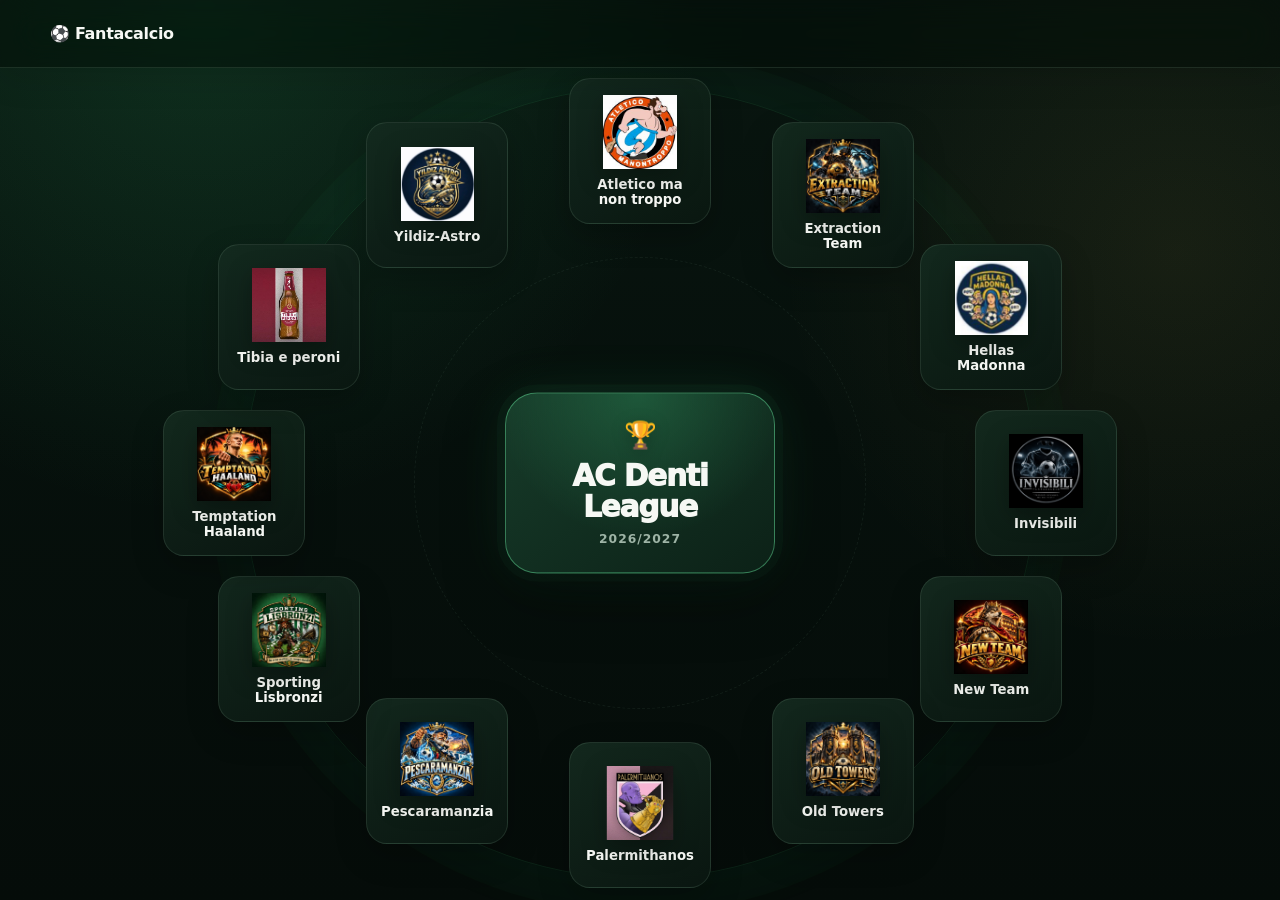
<file: docs/index.html>
<!doctype html>
<html lang="it">
<head>
  <meta charset="utf-8">
  <meta name="viewport" content="width=device-width, initial-scale=1">
  <meta name="theme-color" content="#07110d">
  <title>Fantacalcio</title>
  <link rel="stylesheet" href="assets/style.css?v=20261007-2">
</head>
<body data-page="home">
  <header class="topbar"><a href="index.html" class="brand">⚽ Fantacalcio</a></header>
  <main>
    <section id="empty-state" class="empty hidden"></section>
    <section id="radial-home" class="radial-home">
      <a id="league-center" class="league-center" href="league.html">
        <span id="league-name">La Mia Lega</span>
        <small id="season-name"></small>
      </a>
      <div id="radial-teams"></div>
    </section>
  </main>
  <script src="assets/app.js?v=20261007-2"></script>
</body>
</html>
</file>
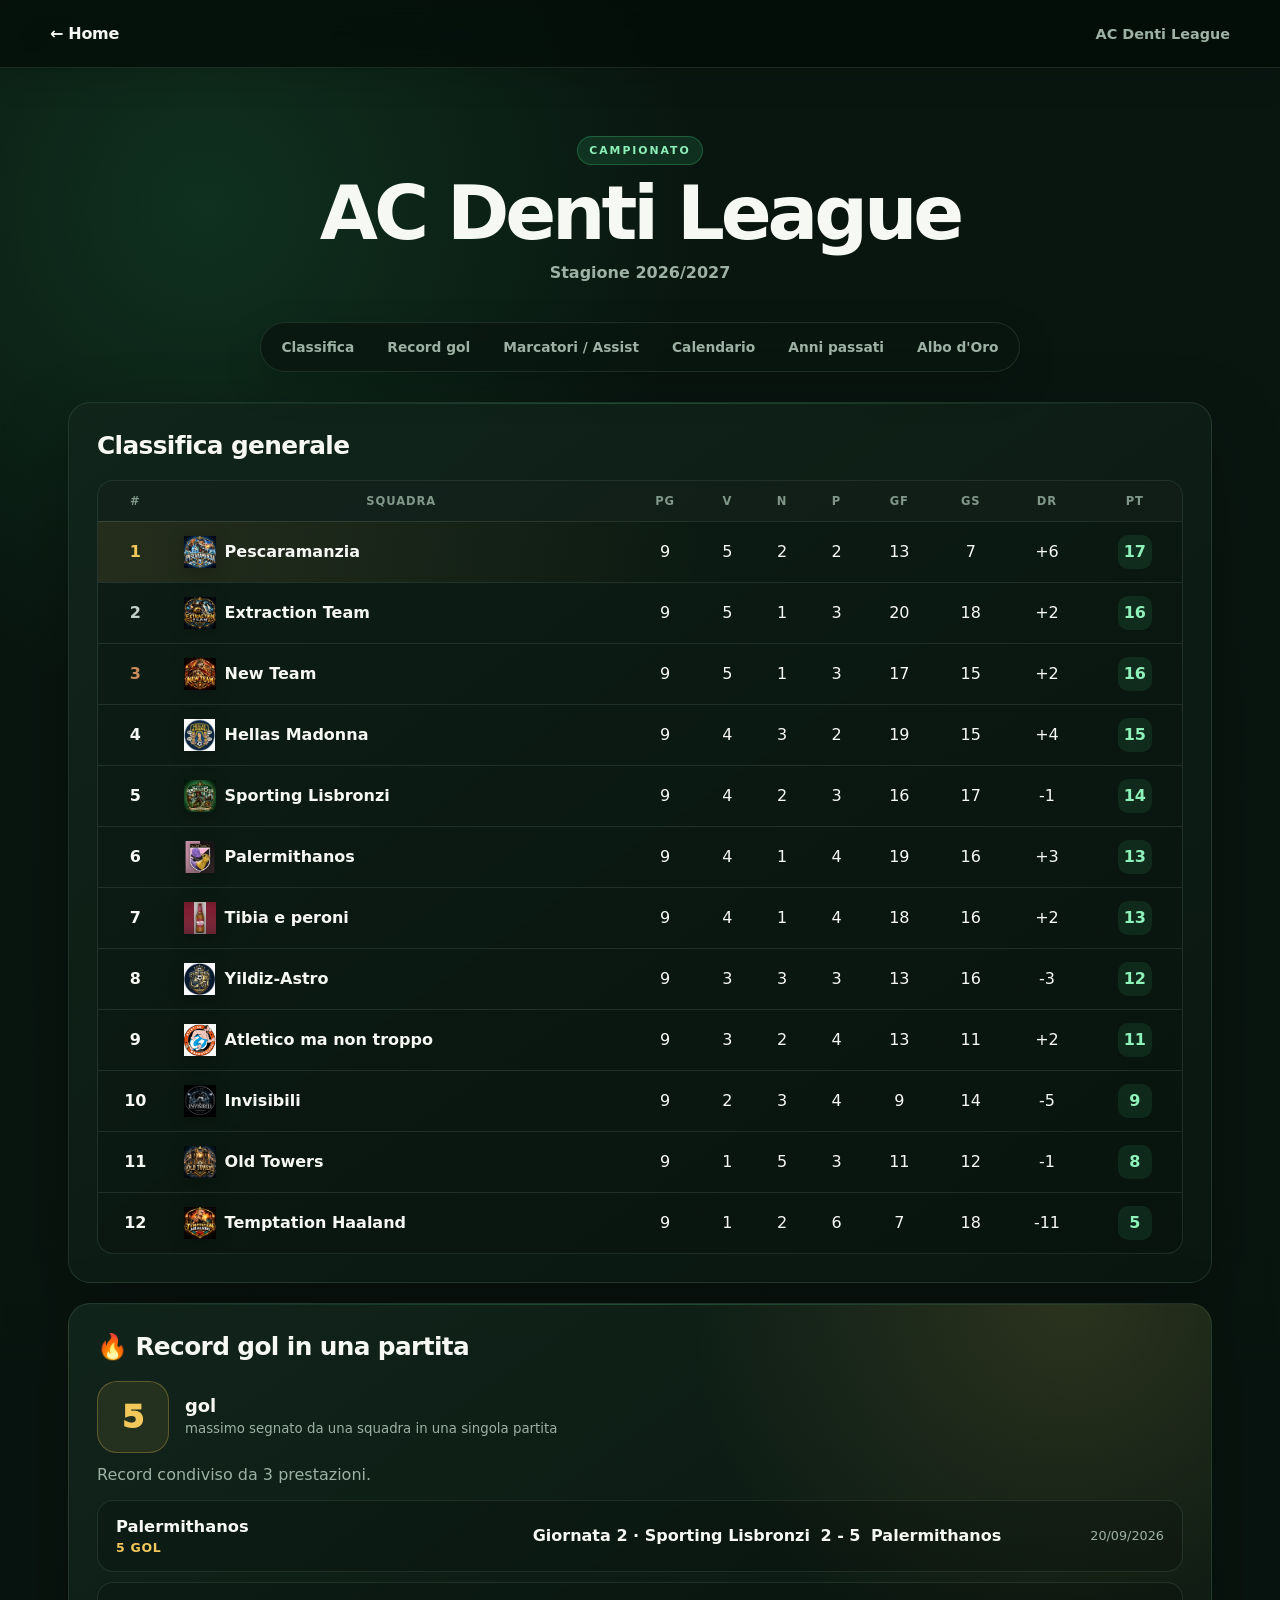
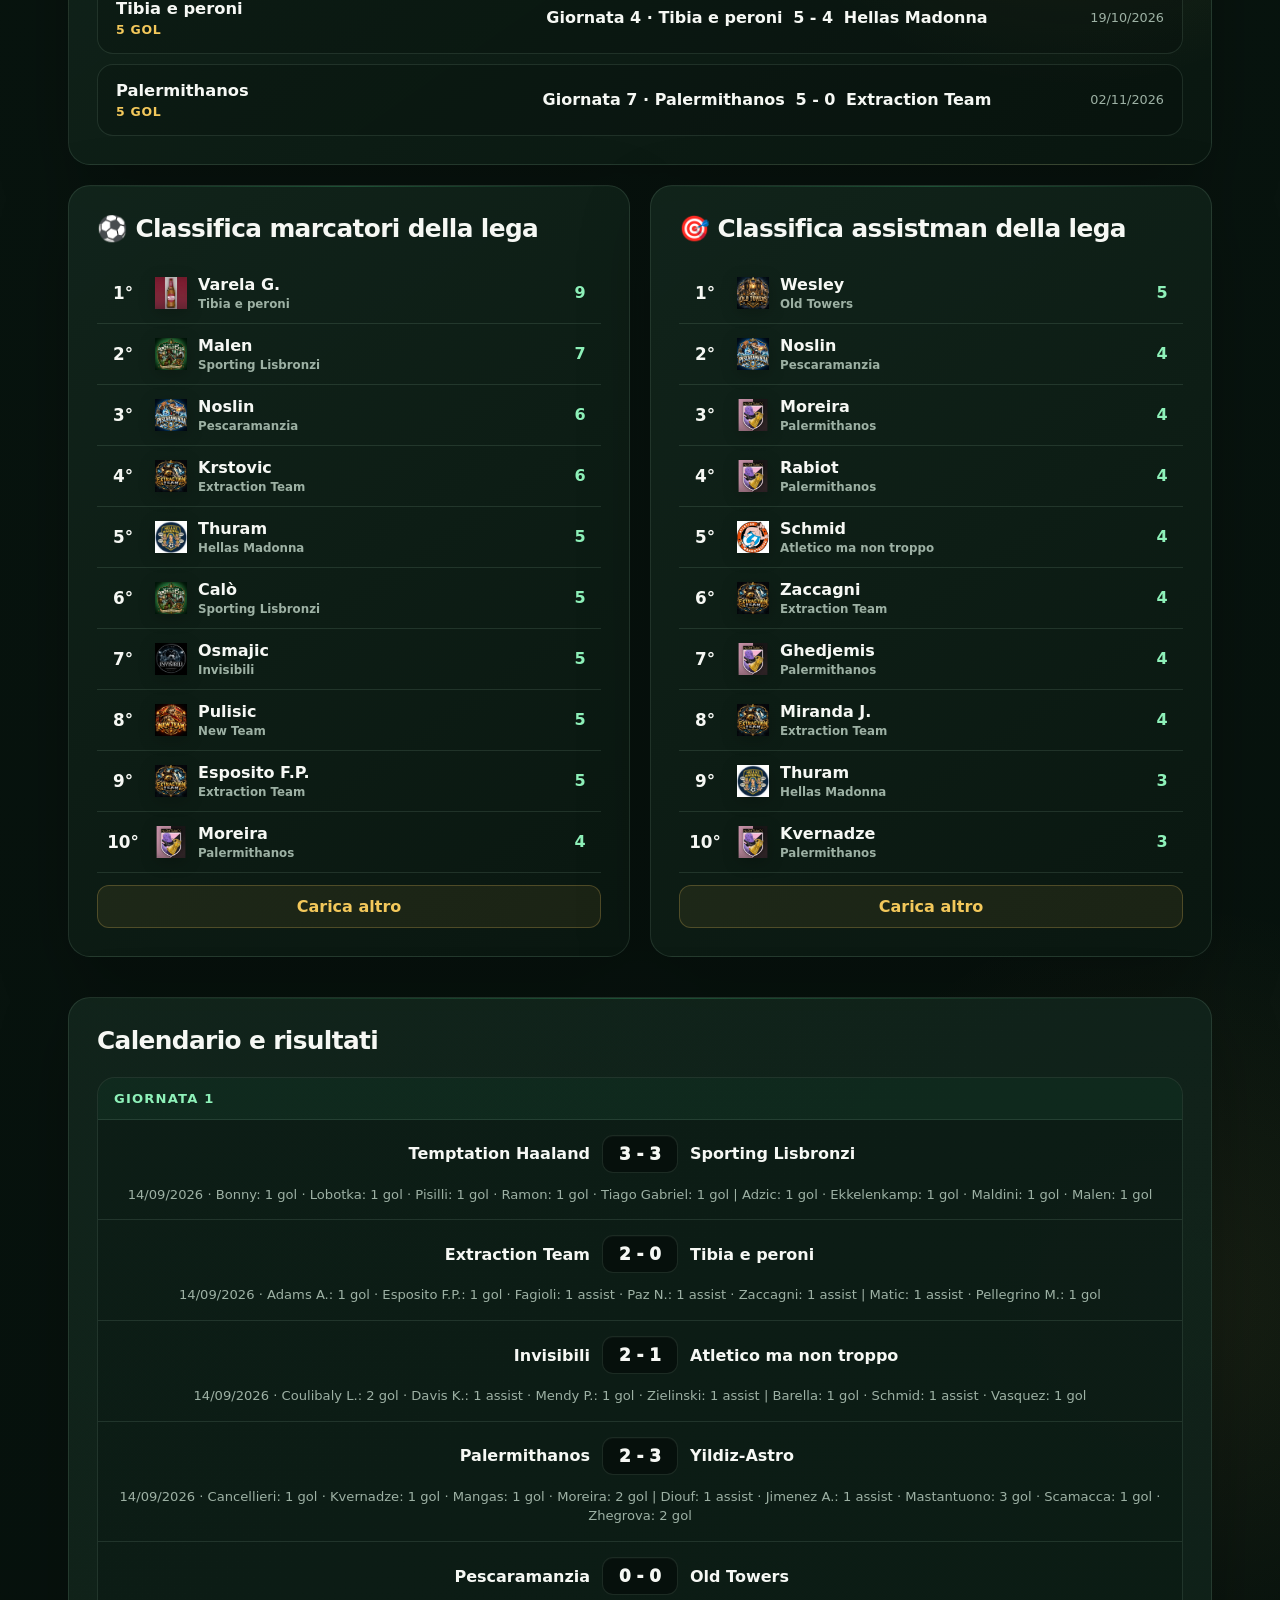
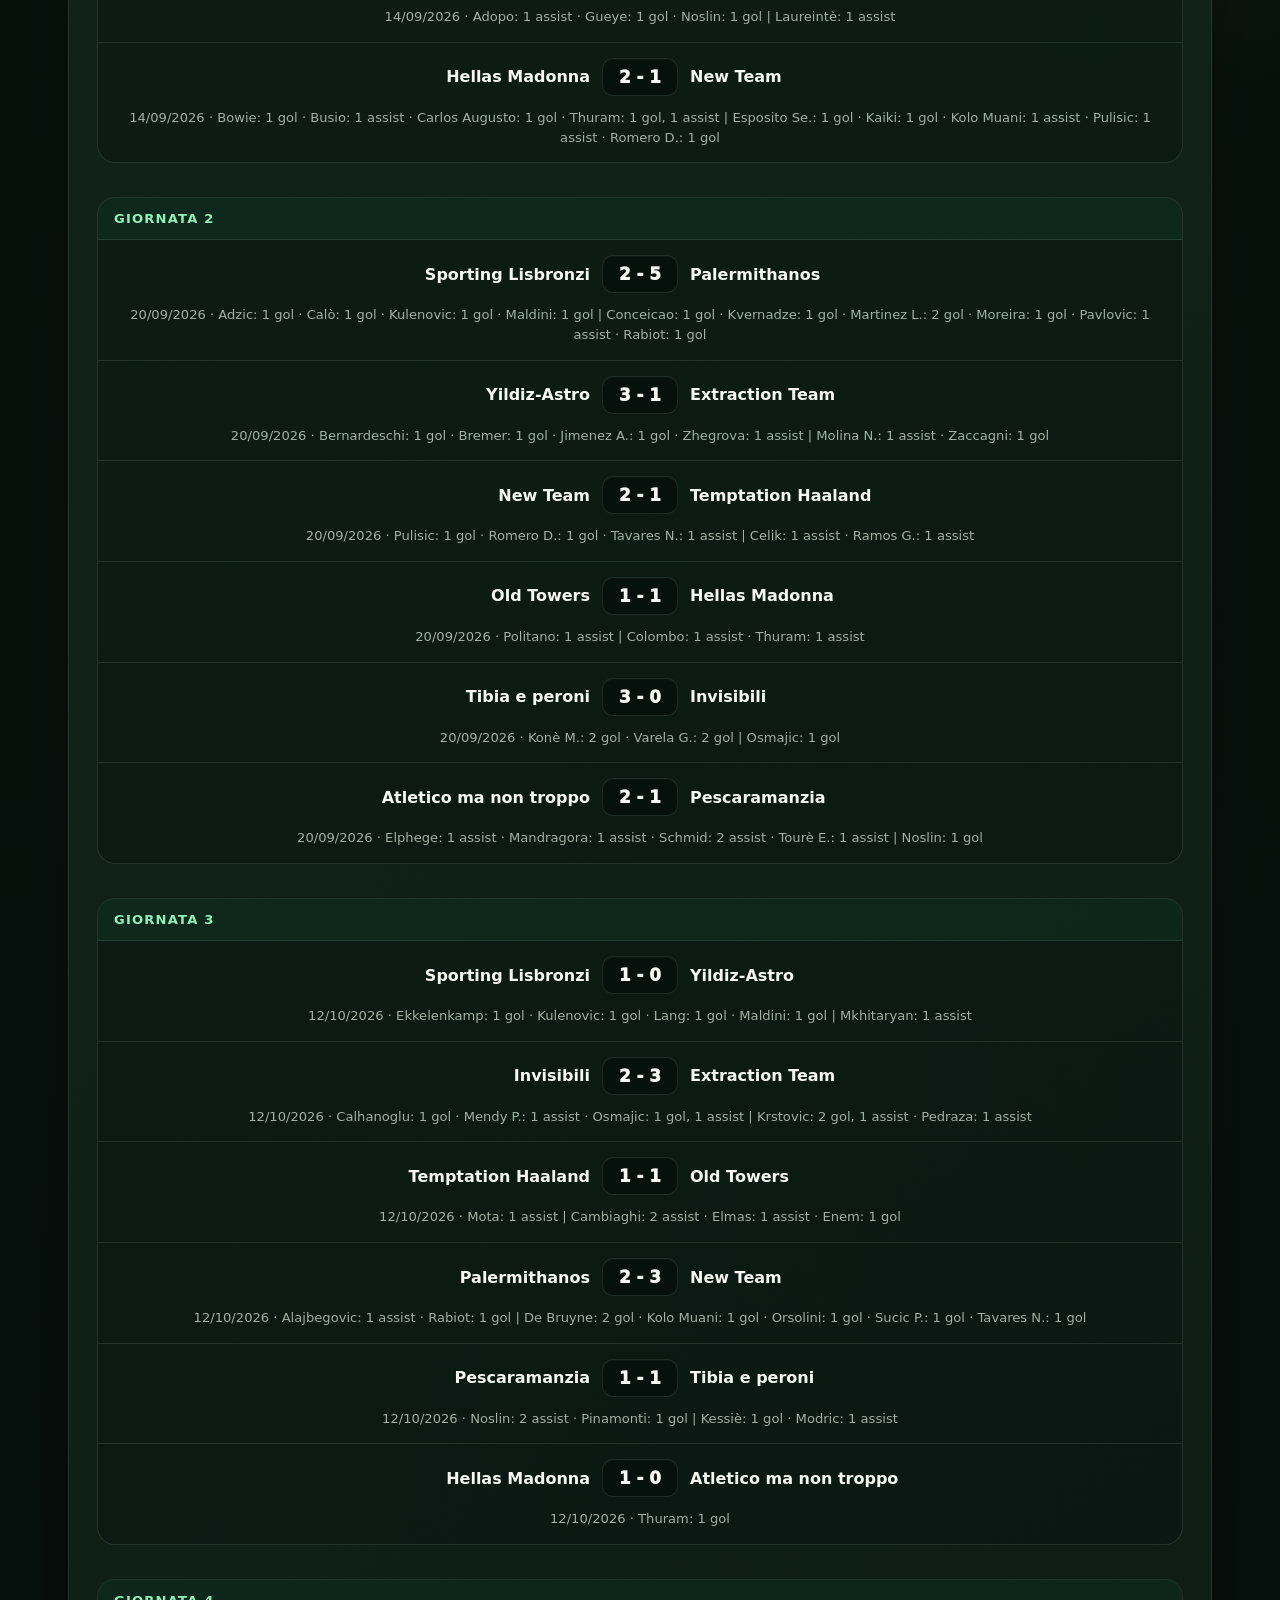
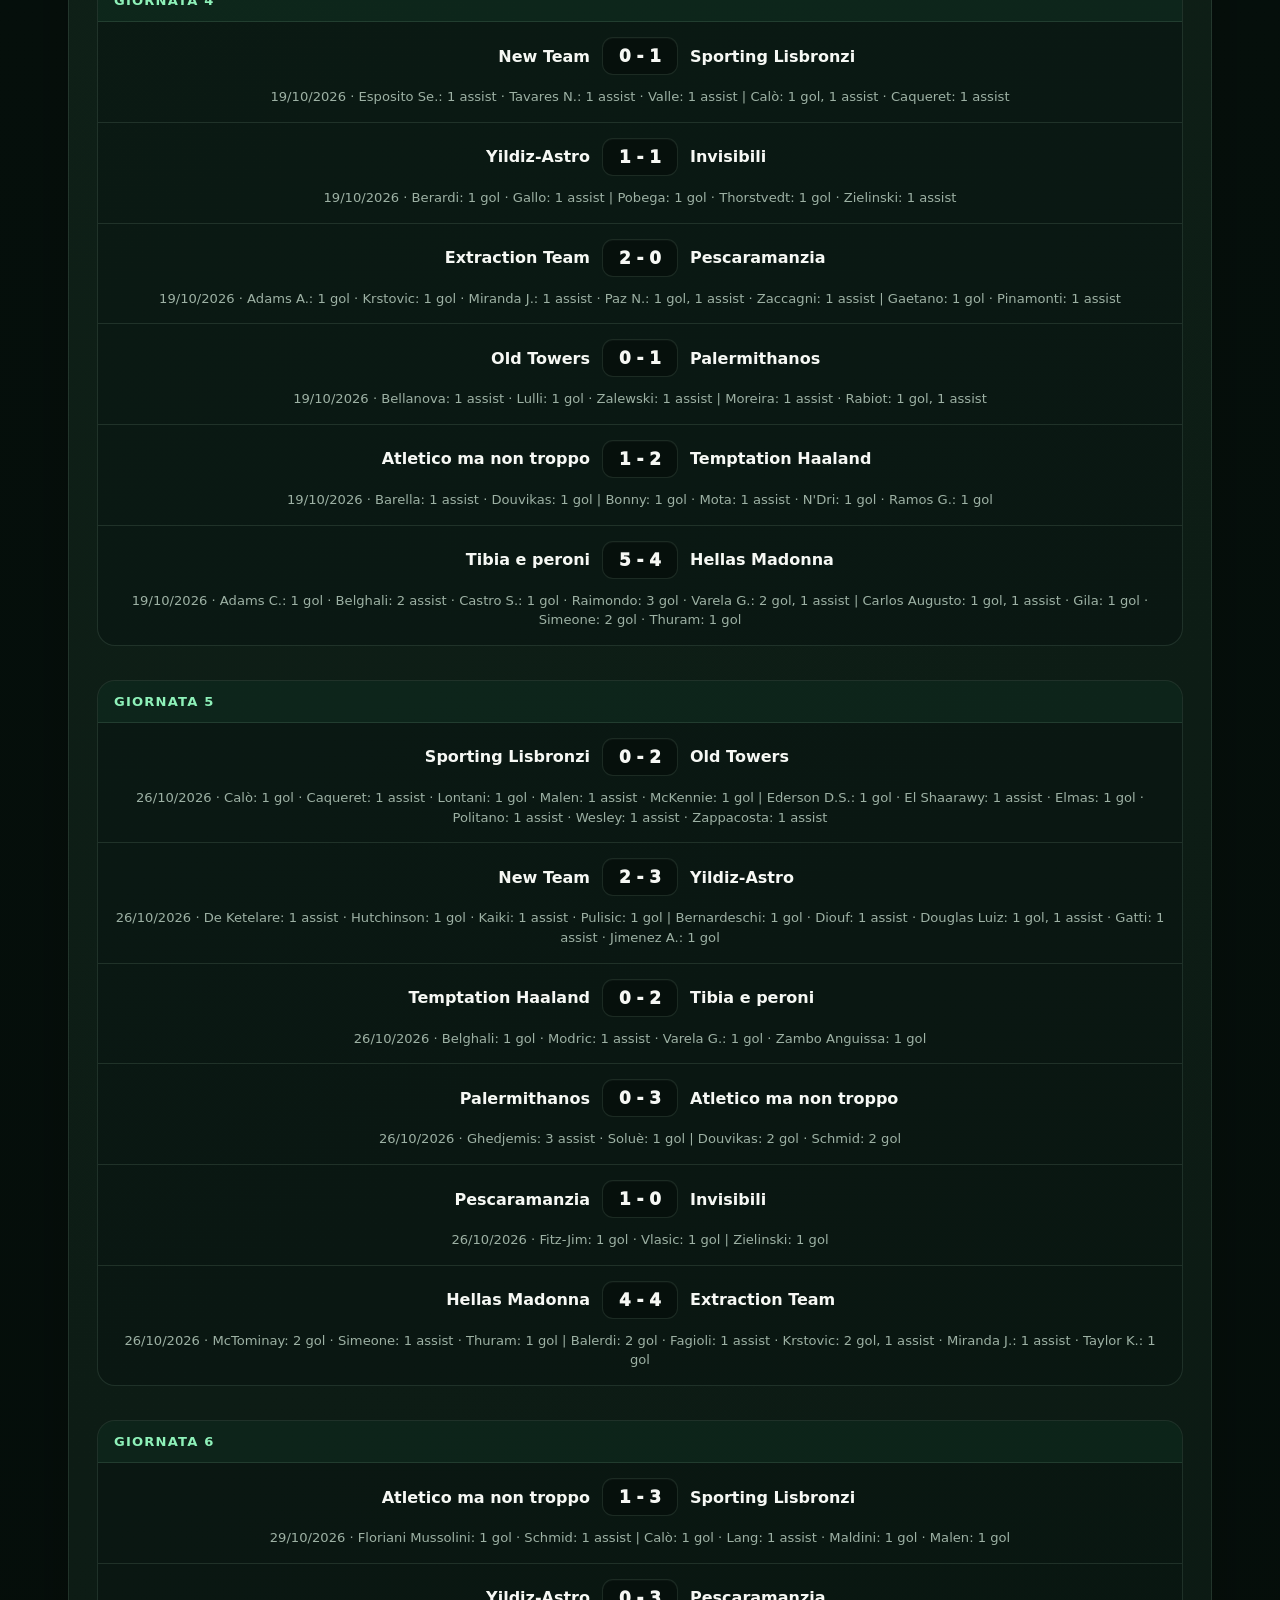
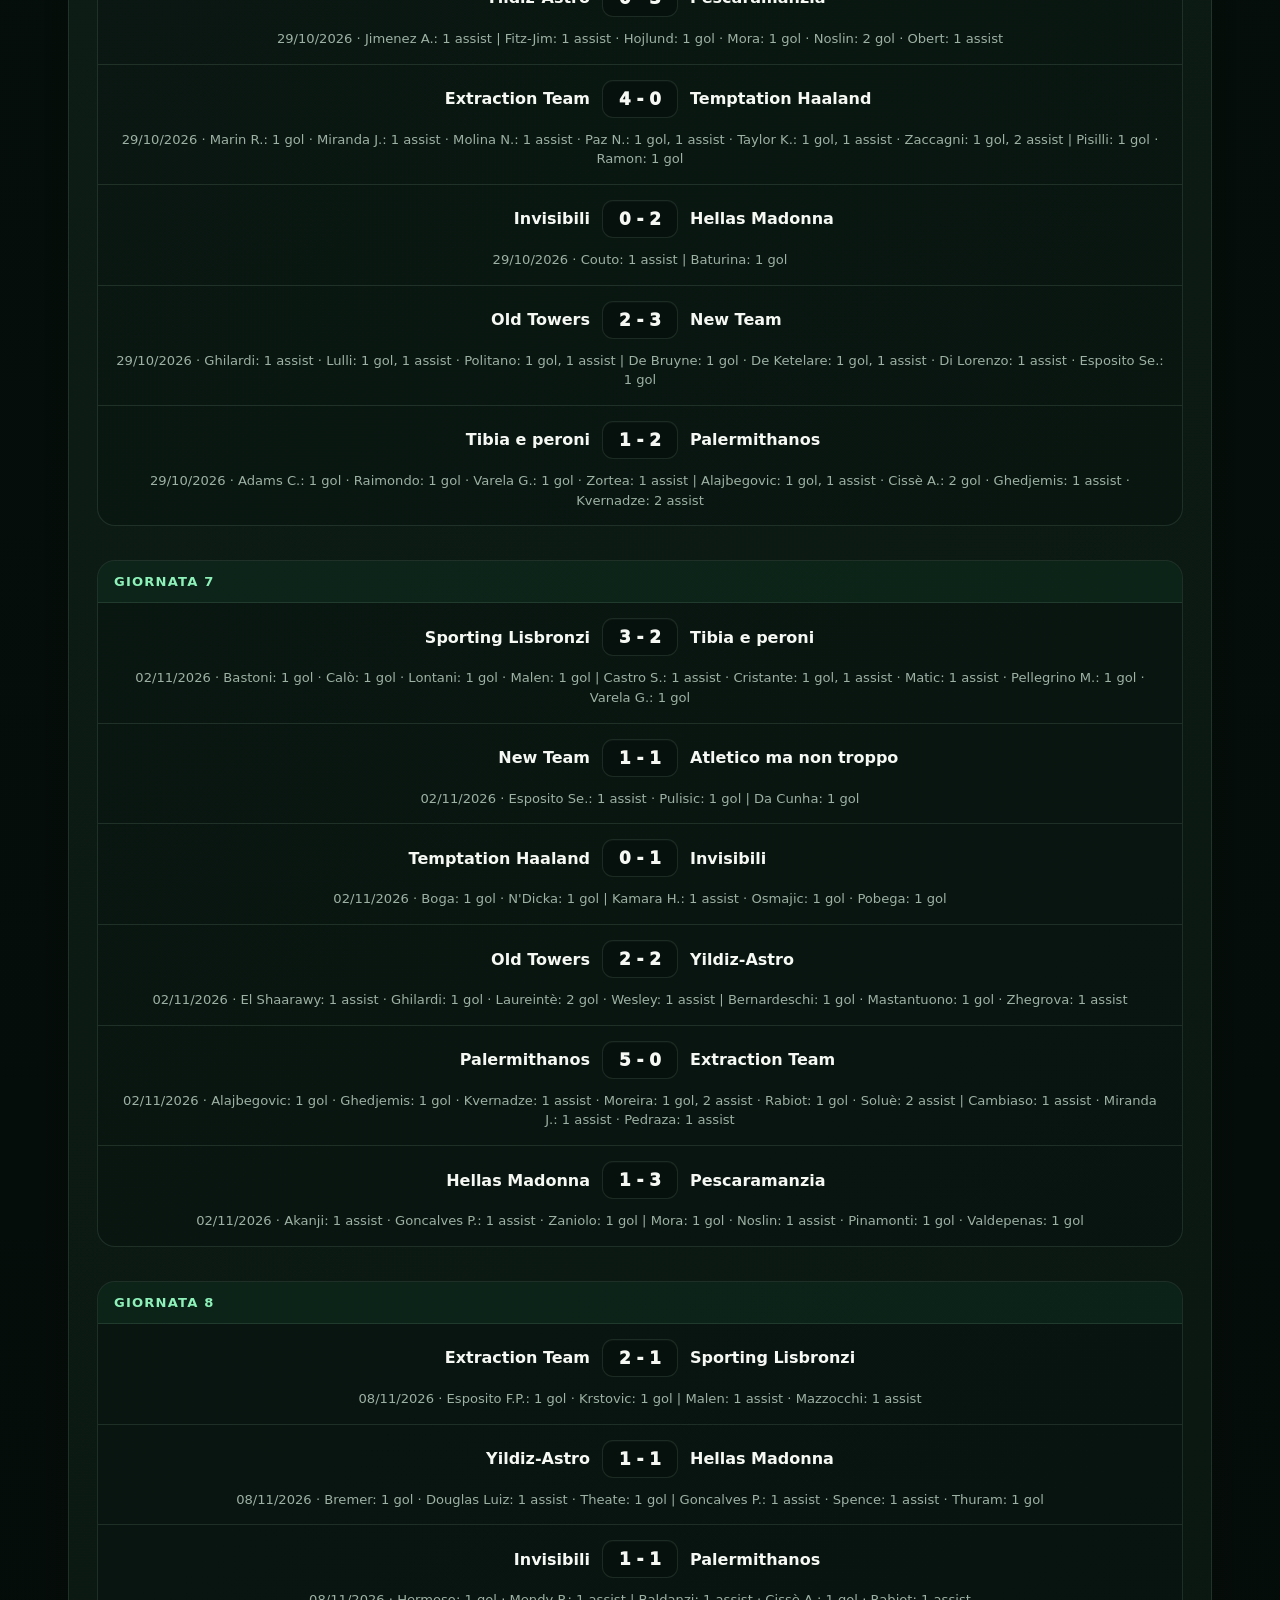
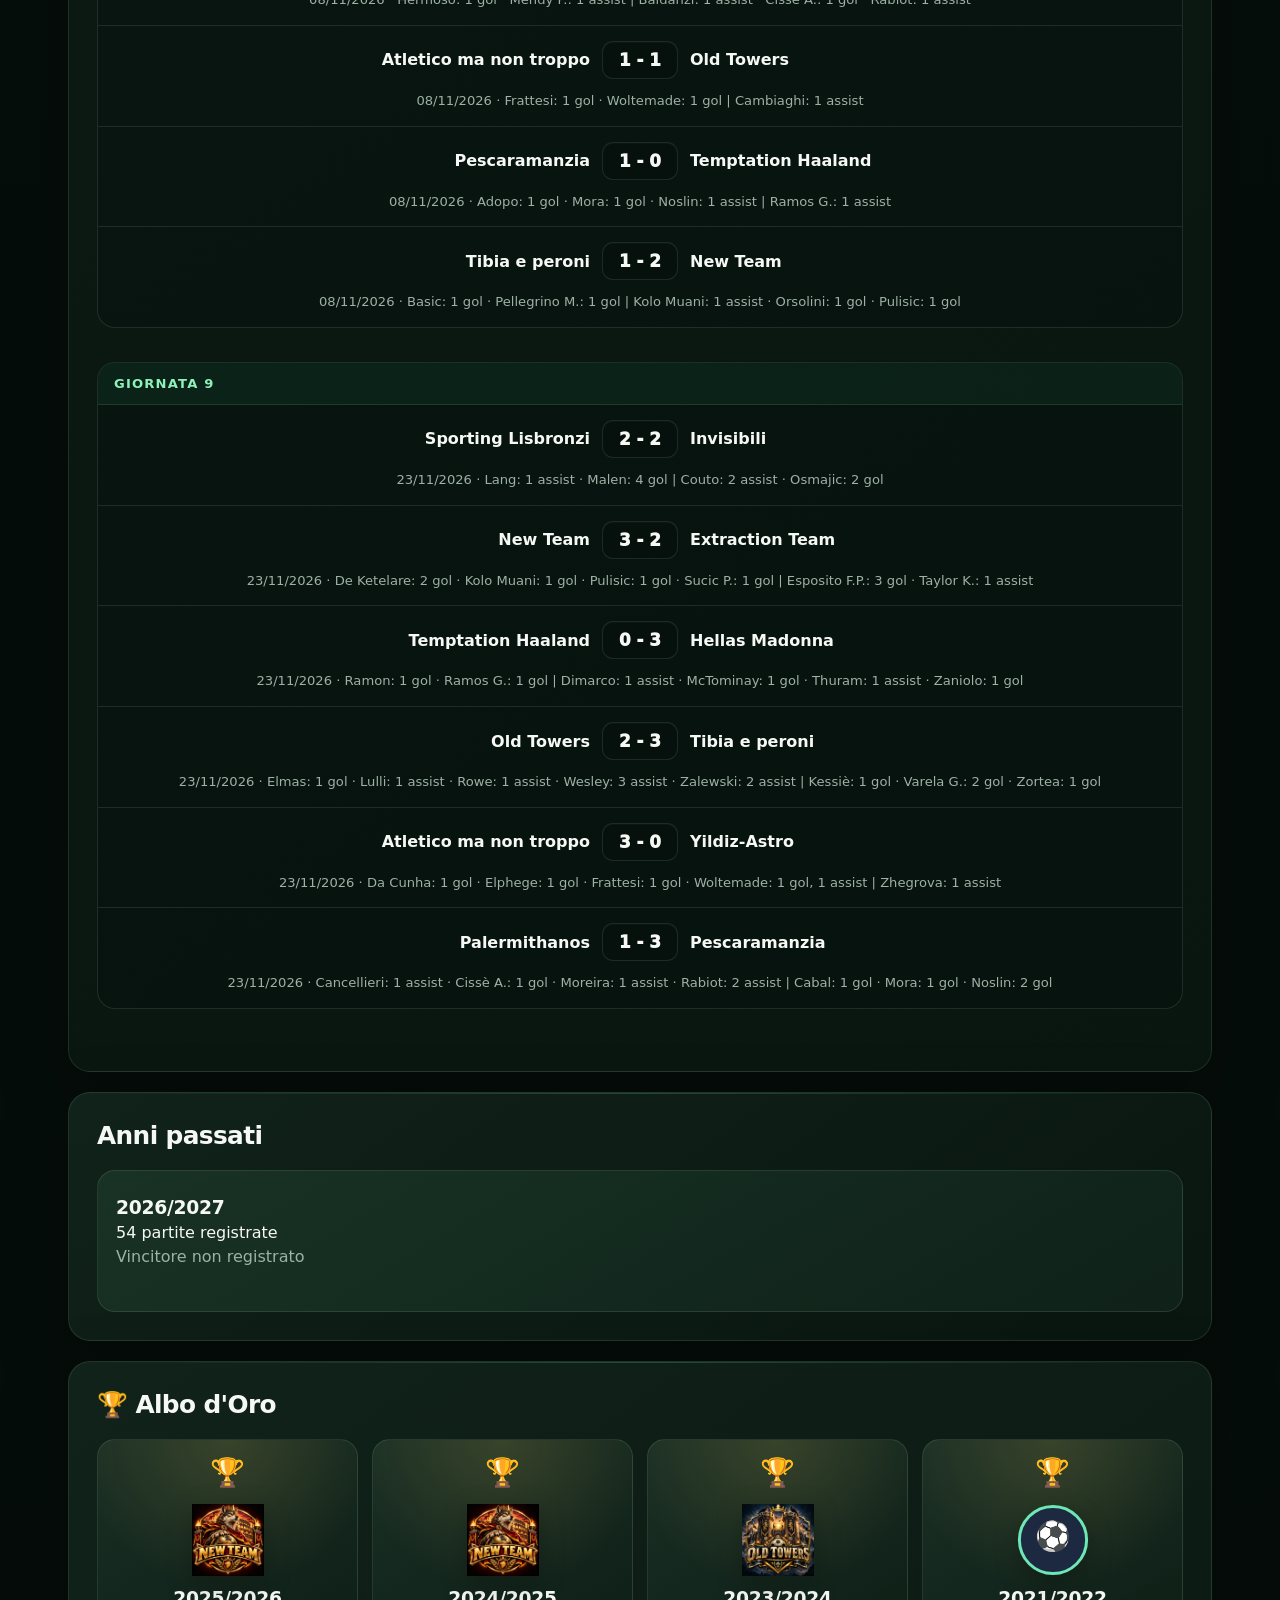
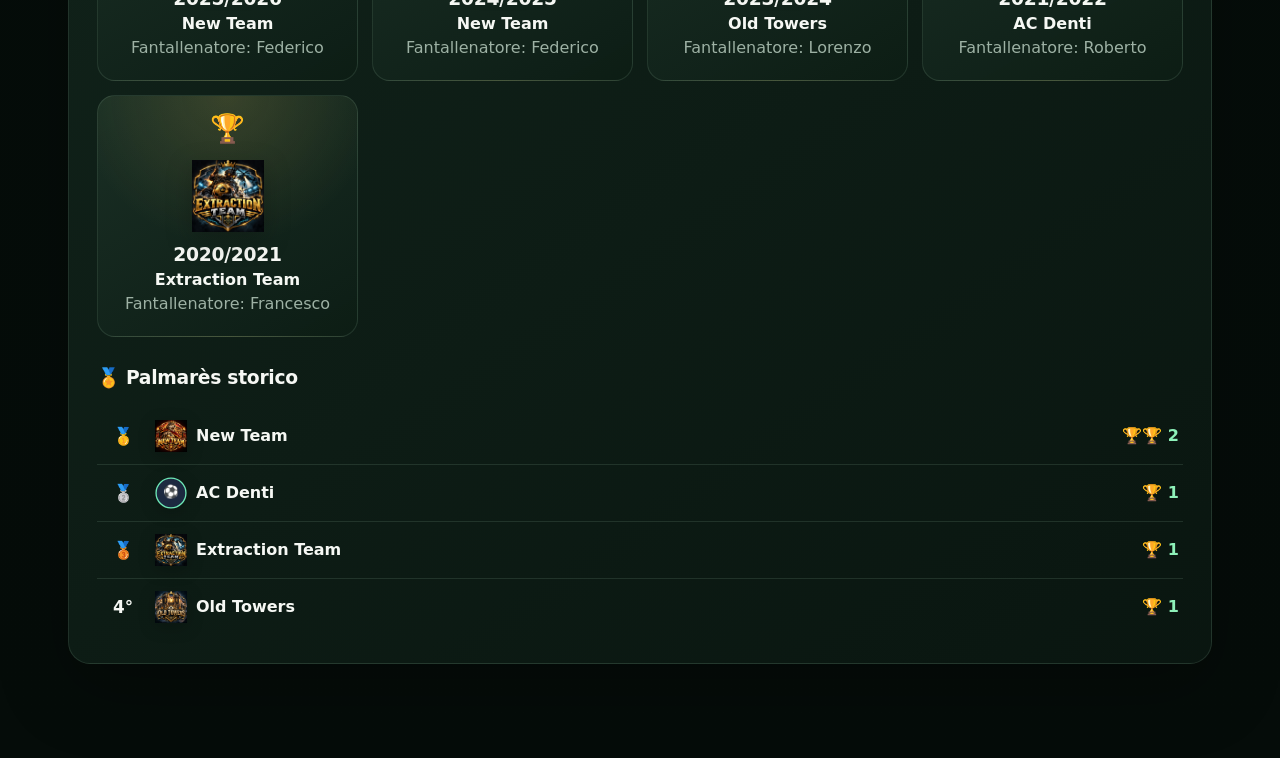
<file: docs/league.html>
<!doctype html>
<html lang="it">
<head>
  <meta charset="utf-8">
  <meta name="viewport" content="width=device-width, initial-scale=1">
  <meta name="theme-color" content="#07110d">
  <title>Lega</title>
  <link rel="stylesheet" href="assets/style.css?v=20261007-4">
</head>
<body data-page="league">
  <header class="topbar">
    <a href="index.html" class="brand">← Home</a>
    <strong id="header-league"></strong>
  </header>
  <main class="container">
    <section class="hero">
      <h1 id="league-title"></h1>
      <p id="league-season"></p>
    </section>

    <nav class="section-nav">
      <a href="#classifica">Classifica</a>
      <a href="#record-gol">Record gol</a>
      <a href="#statistiche">Marcatori / Assist</a>
      <a href="#calendario">Calendario</a>
      <a href="#archivio">Anni passati</a>
      <a href="#albo">Albo d'Oro</a>
    </nav>

    <section id="classifica" class="panel">
      <h2>Classifica generale</h2>
      <div class="table-wrap"><table id="standings-table"></table></div>
    </section>

    <section id="record-gol" class="panel record-panel">
      <h2>🔥 Record gol in una partita</h2>
      <div id="scoring-record"></div>
    </section>

    <section id="statistiche" class="two-cols league-rankings">
      <section class="panel">
        <h2>⚽ Classifica marcatori della lega</h2>
        <div id="league-scorers"></div>
      </section>
      <section class="panel">
        <h2>🎯 Classifica assistman della lega</h2>
        <div id="league-assists"></div>
      </section>
    </section>

    <section id="calendario" class="panel">
      <h2>Calendario e risultati</h2>
      <div id="calendar"></div>
    </section>

    <section id="archivio" class="panel">
      <h2>Anni passati</h2>
      <div id="archive" class="cards"></div>
    </section>

    <section id="albo" class="panel">
      <h2>🏆 Albo d'Oro</h2>
      <div id="champions-history" class="cards"></div>
      <h3>🏅 Palmarès storico</h3>
      <div id="palmares"></div>
    </section>
  </main>
  <script src="assets/app.js?v=20261007-4"></script>
</body>
</html>
</file>
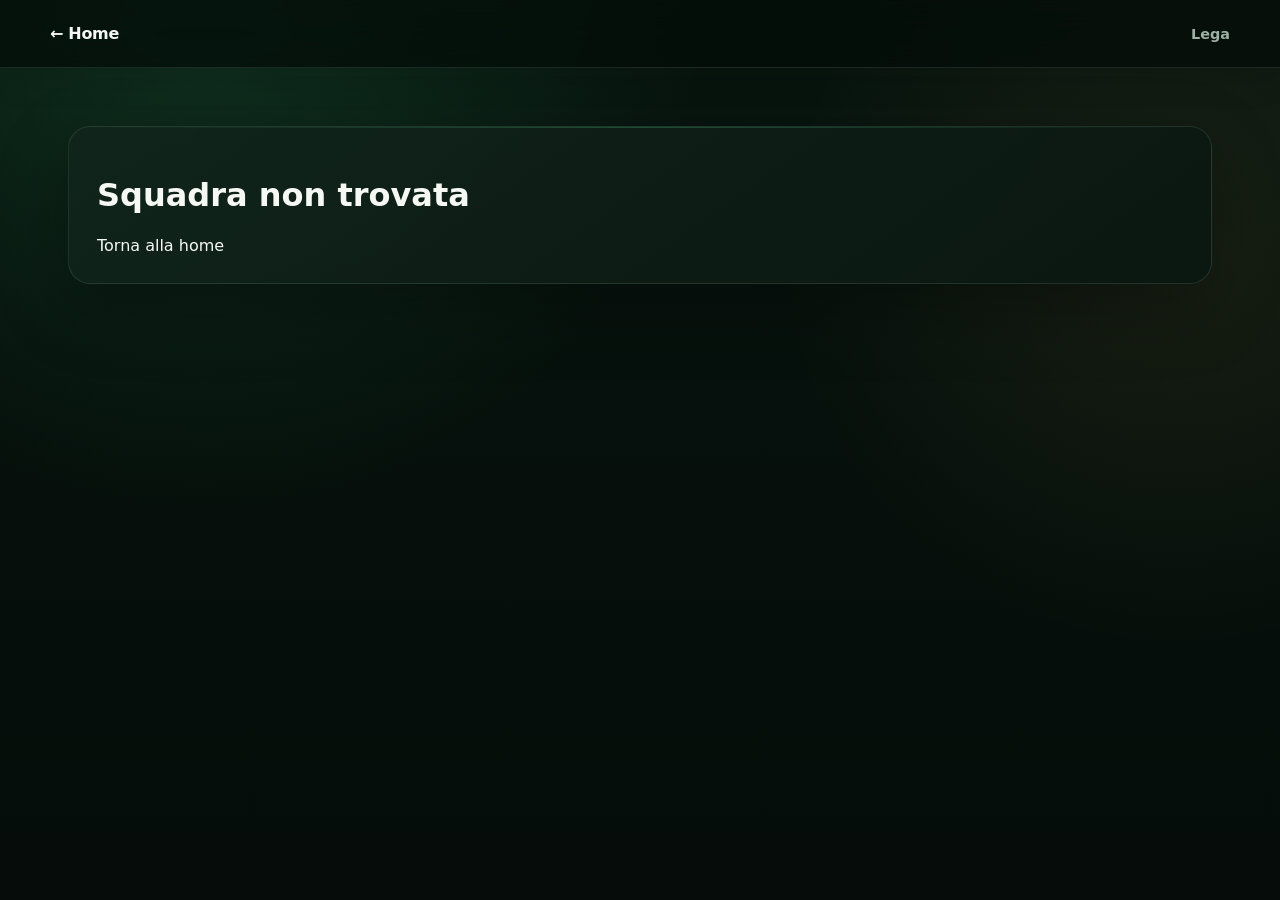
<file: docs/team.html>
<!doctype html>
<html lang="it">
<head>
  <meta charset="utf-8">
  <meta name="viewport" content="width=device-width, initial-scale=1">
  <meta name="theme-color" content="#07110d">
  <title>Squadra</title>
  <link rel="stylesheet" href="assets/style.css?v=20261007-2">
</head>
<body data-page="team">
  <header class="topbar">
    <a href="index.html" class="brand">← Home</a>
    <a id="back-league" href="league.html">Lega</a>
  </header>
  <main class="container">
    <section class="team-hero">
      <img id="team-logo" class="big-logo" alt="Stemma">
      <div>
        <h1 id="team-title"></h1>
        <p id="team-coach"></p>
        <p id="team-season"></p>
      </div>
    </section>

    <section class="panel">
      <h2>Rosa</h2>
      <div class="table-wrap"><table id="roster-table"></table></div>
    </section>

    <div class="two-cols">
      <section class="panel">
        <h2>⚽ Classifica marcatori</h2>
        <div id="scorers"></div>
      </section>
      <section class="panel">
        <h2>🎯 Classifica assistman</h2>
        <div id="assists"></div>
      </section>
    </div>

    <section class="panel">
      <h2>Storico partite</h2>
      <div id="team-matches"></div>
    </section>
  </main>
  <script src="assets/app.js?v=20261007-2"></script>
</body>
</html>
</file>
<file: docs/assets/style.css>
:root {
  --bg: #07110d;
  --bg-soft: #0b1712;
  --panel: rgba(13, 27, 21, .90);
  --panel-solid: #0f2018;
  --panel2: #14291f;
  --panel3: #193326;
  --text: #f6f8f4;
  --muted: #9db1a4;
  --accent: #45e38d;
  --accent-strong: #25c86f;
  --accent-soft: rgba(69, 227, 141, .12);
  --line: rgba(164, 206, 179, .14);
  --line-strong: rgba(164, 206, 179, .25);
  --gold: #f3c85b;
  --silver: #c6d1cd;
  --bronze: #c98b59;
  --danger: #ff7777;
  --radius: 22px;
  --shadow: 0 24px 70px rgba(0, 0, 0, .28);
}

* { box-sizing: border-box; }
html { scroll-behavior: smooth; scroll-padding-top: 92px; }
body {
  margin: 0;
  min-height: 100vh;
  font-family: Inter, ui-sans-serif, system-ui, -apple-system, BlinkMacSystemFont, "Segoe UI", sans-serif;
  color: var(--text);
  background:
    radial-gradient(circle at 16% 2%, rgba(46, 171, 101, .18), transparent 31rem),
    radial-gradient(circle at 92% 28%, rgba(243, 200, 91, .07), transparent 25rem),
    linear-gradient(180deg, #091610 0%, #06100c 46%, #050c09 100%);
  overflow-x: hidden;
}
body::before {
  content: "";
  position: fixed;
  inset: 0;
  z-index: -1;
  pointer-events: none;
  opacity: .34;
  background-image:
    linear-gradient(rgba(255,255,255,.015) 1px, transparent 1px),
    linear-gradient(90deg, rgba(255,255,255,.015) 1px, transparent 1px);
  background-size: 42px 42px;
  mask-image: linear-gradient(to bottom, #000, transparent 78%);
}

a { color: inherit; text-decoration: none; }
a, button { -webkit-tap-highlight-color: transparent; }

.topbar {
  min-height: 68px;
  padding: 12px max(18px, calc((100vw - 1180px) / 2));
  display: flex;
  align-items: center;
  gap: 18px;
  justify-content: space-between;
  border-bottom: 1px solid var(--line);
  background: rgba(5, 13, 9, .76);
  position: sticky;
  top: 0;
  backdrop-filter: blur(18px) saturate(125%);
  -webkit-backdrop-filter: blur(18px) saturate(125%);
  z-index: 20;
  box-shadow: 0 10px 35px rgba(0,0,0,.12);
}
.brand {
  display: inline-flex;
  align-items: center;
  gap: 9px;
  font-weight: 900;
  letter-spacing: -.02em;
}
.brand::first-letter { color: var(--accent); }
.topbar > strong,
.topbar > a:not(.brand) {
  color: var(--muted);
  font-size: .9rem;
  font-weight: 750;
}
.topbar a { transition: color .18s ease, transform .18s ease; }
.topbar a:hover { color: var(--accent); }

.container { max-width: 1180px; margin: 0 auto; padding: 38px 18px 74px; }
.hero {
  text-align: center;
  margin: 4px auto 28px;
  padding: 26px 14px 12px;
}
.hero::before {
  content: "CAMPIONATO";
  display: inline-flex;
  padding: 7px 11px;
  margin-bottom: 12px;
  border: 1px solid rgba(69,227,141,.26);
  border-radius: 999px;
  background: var(--accent-soft);
  color: #8df0b9;
  font-size: .68rem;
  font-weight: 900;
  letter-spacing: .18em;
}
.hero h1 {
  font-size: clamp(2.35rem, 6vw, 4.7rem);
  line-height: .98;
  letter-spacing: -.055em;
  margin: 0;
  text-wrap: balance;
}
.hero p, .team-hero p { color: var(--muted); }
.hero p { margin: 12px 0 0; font-weight: 650; }

.section-nav {
  position: sticky;
  top: 82px;
  z-index: 10;
  width: fit-content;
  max-width: 100%;
  margin: 0 auto 30px;
  padding: 7px;
  display: flex;
  flex-wrap: wrap;
  gap: 5px;
  justify-content: center;
  border: 1px solid var(--line);
  border-radius: 999px;
  background: rgba(9, 22, 16, .82);
  backdrop-filter: blur(14px);
  -webkit-backdrop-filter: blur(14px);
  box-shadow: 0 14px 38px rgba(0,0,0,.18);
}
.section-nav a {
  padding: 9px 14px;
  border-radius: 999px;
  color: var(--muted);
  font-size: .86rem;
  font-weight: 800;
  transition: background .18s ease, color .18s ease, transform .18s ease;
}
.section-nav a:hover {
  color: var(--text);
  background: var(--panel3);
  transform: translateY(-1px);
}

.panel {
  position: relative;
  overflow: hidden;
  background: linear-gradient(145deg, rgba(18, 37, 28, .93), rgba(10, 23, 17, .95));
  border: 1px solid var(--line);
  border-radius: var(--radius);
  padding: clamp(18px, 3vw, 28px);
  margin: 20px 0;
  box-shadow: var(--shadow);
}
.panel::before {
  content: "";
  position: absolute;
  inset: 0 auto auto 0;
  width: 100%;
  height: 1px;
  background: linear-gradient(90deg, transparent, rgba(69,227,141,.38), transparent);
  opacity: .65;
}
.panel h2 {
  margin: 0 0 20px;
  font-size: clamp(1.25rem, 2vw, 1.55rem);
  letter-spacing: -.025em;
}
.panel h3 { margin-top: 30px; letter-spacing: -.015em; }

.table-wrap {
  overflow-x: auto;
  border: 1px solid var(--line);
  border-radius: 16px;
  background: rgba(4, 13, 9, .25);
  scrollbar-color: var(--panel3) transparent;
}
table { width: 100%; border-collapse: collapse; min-width: 650px; }
th, td {
  padding: 13px 11px;
  border-bottom: 1px solid var(--line);
  text-align: center;
  vertical-align: middle;
}
thead { background: rgba(255,255,255,.025); }
th {
  color: #81978a;
  font-size: .72rem;
  font-weight: 900;
  letter-spacing: .08em;
  text-transform: uppercase;
}
tbody tr { transition: background .18s ease; }
tbody tr:last-child td { border-bottom: 0; }
tbody tr:hover { background: rgba(69,227,141,.045); }
td.team-cell { text-align: left; font-weight: 800; }
td.team-cell a { transition: color .18s ease; }
td.team-cell a:hover { color: var(--accent); }
#standings-table tbody tr:nth-child(1) { background: linear-gradient(90deg, rgba(243,200,91,.10), transparent 56%); }
#standings-table tbody tr:nth-child(1) td:first-child strong { color: var(--gold); }
#standings-table tbody tr:nth-child(2) td:first-child strong { color: var(--silver); }
#standings-table tbody tr:nth-child(3) td:first-child strong { color: var(--bronze); }
#standings-table td:last-child strong {
  display: inline-grid;
  min-width: 34px;
  min-height: 34px;
  place-items: center;
  border-radius: 10px;
  background: rgba(69,227,141,.10);
  color: #8ff2ba;
}
.small-logo {
  width: 32px;
  height: 32px;
  object-fit: contain;
  vertical-align: middle;
  margin-right: 9px;
  filter: drop-shadow(0 4px 8px rgba(0,0,0,.22));
}
.big-logo {
  width: 142px;
  height: 142px;
  object-fit: contain;
  filter: drop-shadow(0 14px 24px rgba(0,0,0,.35));
}

.team-hero {
  position: relative;
  overflow: hidden;
  display: flex;
  gap: 30px;
  align-items: center;
  min-height: 215px;
  background:
    radial-gradient(circle at 10% 30%, rgba(69,227,141,.14), transparent 22rem),
    linear-gradient(135deg, rgba(20,43,31,.96), rgba(8,19,14,.96));
  border: 1px solid var(--line-strong);
  border-radius: 28px;
  padding: clamp(24px, 4vw, 38px);
  box-shadow: var(--shadow);
}
.team-hero::after {
  content: "";
  position: absolute;
  width: 280px;
  height: 280px;
  right: -115px;
  top: -145px;
  border: 1px solid rgba(69,227,141,.16);
  border-radius: 50%;
  box-shadow: 0 0 0 34px rgba(69,227,141,.025), 0 0 0 72px rgba(69,227,141,.02);
}
.team-hero > * { position: relative; z-index: 1; }
.team-hero h1 {
  margin: 0 0 9px;
  font-size: clamp(2.2rem, 5vw, 4rem);
  line-height: .98;
  letter-spacing: -.05em;
}
.team-hero p { margin: 7px 0; font-weight: 650; }
.team-hero p:first-of-type::before { content: "👤 "; }
.team-hero p:last-of-type::before { content: "📅 "; }

.two-cols { display: grid; grid-template-columns: 1fr 1fr; gap: 20px; }
.cards { display: grid; grid-template-columns: repeat(auto-fit,minmax(230px,1fr)); gap: 14px; }
.card {
  position: relative;
  overflow: hidden;
  min-height: 142px;
  background: linear-gradient(150deg, rgba(26, 52, 39, .92), rgba(16, 34, 25, .94));
  border: 1px solid var(--line);
  border-radius: 18px;
  padding: 18px;
  transition: transform .2s ease, border-color .2s ease, box-shadow .2s ease;
}
a.card:hover {
  transform: translateY(-4px);
  border-color: rgba(69,227,141,.35);
  box-shadow: 0 16px 34px rgba(0,0,0,.24);
}
.card h3 { margin: 8px 0 5px; }
.card p { margin: 5px 0; }
.card-logo {
  width: 60px;
  height: 60px;
  object-fit: contain;
  filter: drop-shadow(0 8px 12px rgba(0,0,0,.25));
}
#champions-history .card {
  padding-top: 64px;
  text-align: center;
  background:
    radial-gradient(circle at 50% 0%, rgba(243,200,91,.15), transparent 55%),
    linear-gradient(150deg, rgba(28,49,38,.94), rgba(13,29,21,.96));
}
#champions-history .card::before {
  content: "🏆";
  position: absolute;
  top: 16px;
  left: 50%;
  transform: translateX(-50%);
  font-size: 1.75rem;
}
#champions-history .card-logo { width: 72px; height: 72px; }

.round {
  margin: 22px 0 34px;
  border: 1px solid var(--line);
  border-radius: 18px;
  overflow: hidden;
  background: rgba(4,13,9,.22);
}
.round h3 {
  margin: 0;
  padding: 13px 16px;
  color: #8ef1b9;
  background: rgba(69,227,141,.065);
  border-bottom: 1px solid var(--line);
  font-size: .82rem;
  letter-spacing: .09em;
  text-transform: uppercase;
}
.match {
  display: grid;
  grid-template-columns: minmax(110px,1fr) auto minmax(110px,1fr);
  gap: 12px;
  align-items: center;
  padding: 15px 17px;
  border-bottom: 1px solid var(--line);
  transition: background .18s ease;
}
.match:last-child { border-bottom: 0; }
.match:hover { background: rgba(255,255,255,.018); }
.match .home { text-align: right; font-weight: 720; }
.match .away { text-align: left; font-weight: 720; }
.match a:hover { color: var(--accent); }
.score {
  min-width: 76px;
  text-align: center;
  font-weight: 950;
  font-size: 1.05rem;
  padding: 8px 11px;
  background: #06100c;
  border: 1px solid var(--line);
  border-radius: 11px;
  box-shadow: inset 0 1px rgba(255,255,255,.025);
}
.match-details {
  grid-column: 1 / -1;
  color: var(--muted);
  font-size: .82rem;
  line-height: 1.5;
  text-align: center;
}
.result-v, .result-n, .result-p {
  display: inline-grid;
  width: 31px;
  height: 31px;
  place-items: center;
  border-radius: 9px;
  font-size: .8rem;
}
.result-v { color: #90f2b9; background: rgba(69,227,141,.12); }
.result-n { color: #f0d88d; background: rgba(243,200,91,.11); }
.result-p { color: #ff9b9b; background: rgba(255,119,119,.10); }

.ranking-row {
  display: grid;
  grid-template-columns: 44px 1fr auto;
  gap: 10px;
  padding: 12px 4px;
  border-bottom: 1px solid var(--line);
  align-items: center;
}
.ranking-row:last-child { border-bottom: 0; }
.ranking-row > strong:last-child {
  min-width: 34px;
  text-align: center;
  color: #8ef1b9;
}
.medal { font-size: 1.05rem; text-align: center; font-weight: 900; }
.muted { color: var(--muted); }
.empty {
  max-width: 650px;
  margin: 80px auto;
  padding: 34px;
  text-align: center;
  border: 1px solid var(--line);
  border-radius: 24px;
  background: var(--panel);
}
.hidden { display: none !important; }

/* Home a raggiera */
body[data-page="home"] { min-height: 100svh; }
body[data-page="home"] .topbar {
  background: rgba(5,13,9,.55);
}
.radial-home {
  width: min(1040px, 97vw);
  height: min(890px, calc(100svh - 70px));
  min-height: 700px;
  margin: 0 auto;
  position: relative;
}
.radial-home::before,
.radial-home::after {
  content: "";
  position: absolute;
  left: 50%;
  top: 50%;
  transform: translate(-50%,-50%);
  border-radius: 50%;
  pointer-events: none;
}
.radial-home::before {
  width: min(79%, 790px);
  aspect-ratio: 1;
  border: 1px solid rgba(69,227,141,.10);
  box-shadow: 0 0 0 34px rgba(69,227,141,.018), 0 0 80px rgba(69,227,141,.035);
}
.radial-home::after {
  width: min(45%, 450px);
  aspect-ratio: 1;
  border: 1px dashed rgba(164,206,179,.08);
}
.league-center {
  position: absolute;
  left: 50%;
  top: 50%;
  transform: translate(-50%,-50%);
  width: 270px;
  min-height: 180px;
  border-radius: 32px;
  display: flex;
  flex-direction: column;
  align-items: center;
  justify-content: center;
  text-align: center;
  padding: 26px;
  background:
    radial-gradient(circle at 50% 0%, rgba(69,227,141,.20), transparent 65%),
    linear-gradient(145deg,#173c2a,#0c2117);
  border: 1px solid rgba(110, 244, 166, .42);
  box-shadow: 0 24px 60px rgba(0,0,0,.37), 0 0 0 8px rgba(69,227,141,.035), 0 0 55px rgba(69,227,141,.11);
  z-index: 3;
  transition: transform .2s ease, border-color .2s ease, box-shadow .2s ease;
}
.league-center::before {
  content: "🏆";
  display: block;
  margin-bottom: 10px;
  font-size: 1.65rem;
  filter: drop-shadow(0 4px 8px rgba(0,0,0,.25));
}
.league-center:hover {
  transform: translate(-50%,-50%) scale(1.025);
  border-color: rgba(110,244,166,.72);
  box-shadow: 0 28px 70px rgba(0,0,0,.42), 0 0 65px rgba(69,227,141,.16);
}
.league-center span {
  font-size: clamp(1.45rem, 2.6vw, 1.85rem);
  line-height: 1.05;
  letter-spacing: -.04em;
  font-weight: 950;
}
.league-center small {
  margin-top: 9px;
  color: #9eb4a6;
  font-size: .77rem;
  font-weight: 800;
  letter-spacing: .08em;
  text-transform: uppercase;
}
.radial-team {
  width: 142px;
  min-height: 146px;
  position: absolute;
  transform: translate(-50%,-50%);
  display: flex;
  flex-direction: column;
  align-items: center;
  justify-content: center;
  text-align: center;
  border-radius: 21px;
  padding: 11px;
  background: linear-gradient(150deg, rgba(20,42,31,.94), rgba(10,23,17,.94));
  border: 1px solid var(--line);
  box-shadow: 0 12px 32px rgba(0,0,0,.24);
  transition: transform .2s ease, border-color .2s ease, box-shadow .2s ease, background .2s ease;
  z-index: 2;
}
.radial-team::after {
  content: "";
  position: absolute;
  inset: auto 18px 0;
  height: 2px;
  border-radius: 2px;
  background: linear-gradient(90deg, transparent, var(--accent), transparent);
  opacity: 0;
  transition: opacity .2s ease;
}
.radial-team:hover {
  transform: translate(-50%,-50%) translateY(-3px) scale(1.065);
  border-color: rgba(69,227,141,.43);
  background: linear-gradient(150deg, rgba(28,57,42,.96), rgba(11,28,20,.96));
  box-shadow: 0 20px 40px rgba(0,0,0,.34), 0 0 24px rgba(69,227,141,.07);
}
.radial-team:hover::after { opacity: 1; }
.radial-team img {
  width: 74px;
  height: 74px;
  object-fit: contain;
  margin-bottom: 8px;
  filter: drop-shadow(0 8px 12px rgba(0,0,0,.28));
}
.radial-team span {
  max-width: 118px;
  font-size: .83rem;
  line-height: 1.15;
  font-weight: 850;
}

/* Ruoli nella rosa */
.role-badge {
  display: inline-flex;
  align-items: center;
  justify-content: center;
  min-width: 34px;
  padding: 5px 8px;
  border-radius: 8px;
  border: 1px solid var(--line);
  background: rgba(255,255,255,.035);
  color: #b8c8be;
  font-size: .74rem;
  font-weight: 900;
  letter-spacing: .04em;
}

@media (max-width: 900px) {
  .radial-home { width: min(880px, 100vw); }
  .radial-team { width: 130px; min-height: 138px; }
  .radial-team img { width: 68px; height: 68px; }
}

@media (max-width: 720px) {
  .topbar { min-height: 62px; padding: 11px 16px; }
  .container { padding: 24px 13px 58px; }
  .hero { padding-top: 18px; }
  .section-nav {
    position: static;
    width: 100%;
    border-radius: 18px;
    display: grid;
    grid-template-columns: repeat(2, 1fr);
  }
  .section-nav a { text-align: center; padding: 10px 8px; }
  .panel { border-radius: 19px; padding: 18px 14px; }
  .two-cols { grid-template-columns: 1fr; gap: 0; }
  .team-hero { flex-direction: column; text-align: center; min-height: auto; border-radius: 22px; padding: 28px 18px; }
  .big-logo { width: 120px; height: 120px; }

  .radial-home {
    height: auto;
    min-height: 0;
    padding: 28px 13px 50px;
    display: flex;
    flex-direction: column;
  }
  .radial-home::before, .radial-home::after { display: none; }
  .league-center {
    position: static;
    transform: none;
    margin: 8px auto 25px;
    border-radius: 24px;
    width: min(100%, 360px);
    min-height: 164px;
  }
  .league-center:hover { transform: translateY(-2px); }
  #radial-teams { display: grid; grid-template-columns: repeat(2,1fr); gap: 11px; width: 100%; }
  .radial-team {
    position: relative !important;
    inset: auto !important;
    transform: none !important;
    width: auto;
    min-height: 138px;
  }
  .radial-team:hover { transform: translateY(-3px) !important; }
  .radial-team img { width: 67px; height: 67px; }

  .match { grid-template-columns: 1fr auto 1fr; gap: 7px; padding: 13px 9px; font-size: .88rem; }
  .score { min-width: 66px; padding: 7px 8px; font-size: .96rem; }
}

@media (max-width: 390px) {
  #radial-teams { grid-template-columns: 1fr 1fr; gap: 9px; }
  .radial-team { min-height: 128px; padding: 8px; }
  .radial-team img { width: 61px; height: 61px; }
  .radial-team span { font-size: .78rem; }
  .section-nav a { font-size: .79rem; }
}

@media (prefers-reduced-motion: reduce) {
  *, *::before, *::after { scroll-behavior: auto !important; transition: none !important; }
}

/* Statistiche complessive e record della singola stagione */
.league-rankings .panel { margin-top: 0; margin-bottom: 20px; }
.league-ranking-row .league-player {
  min-width: 0;
  display: flex;
  align-items: center;
  gap: 2px;
}
.league-ranking-row .league-player > span {
  min-width: 0;
  display: flex;
  flex-direction: column;
  gap: 3px;
}
.league-ranking-row .league-player strong,
.league-ranking-row .league-player small {
  overflow: hidden;
  text-overflow: ellipsis;
  white-space: nowrap;
}
.league-ranking-row .league-player small {
  color: var(--muted);
  font-size: .74rem;
  font-weight: 650;
}

.record-panel {
  background:
    radial-gradient(circle at 88% 0%, rgba(243,200,91,.13), transparent 24rem),
    linear-gradient(145deg, rgba(18, 37, 28, .93), rgba(10, 23, 17, .95));
}
.record-headline {
  display: flex;
  align-items: center;
  gap: 16px;
  margin-bottom: 18px;
}
.record-number {
  min-width: 72px;
  height: 72px;
  display: grid;
  place-items: center;
  border: 1px solid rgba(243,200,91,.28);
  border-radius: 20px;
  background: rgba(243,200,91,.09);
  color: var(--gold);
  font-size: 2rem;
  font-weight: 950;
}
.record-headline > span:last-child {
  display: flex;
  flex-direction: column;
  gap: 4px;
}
.record-headline strong { font-size: 1.12rem; }
.record-headline small { color: var(--muted); line-height: 1.4; }
.record-tie { margin: -6px 0 16px; }
.record-cards { display: grid; gap: 10px; }
.record-card {
  display: grid;
  grid-template-columns: minmax(170px, .8fr) minmax(250px, 1.5fr) auto;
  gap: 16px;
  align-items: center;
  padding: 16px 18px;
  border: 1px solid var(--line);
  border-radius: 16px;
  background: rgba(4,13,9,.25);
  transition: transform .18s ease, border-color .18s ease, background .18s ease;
}
.record-card:hover {
  transform: translateY(-2px);
  border-color: rgba(243,200,91,.30);
  background: rgba(243,200,91,.035);
}
.record-team { display: flex; flex-direction: column; gap: 4px; }
.record-team strong { font-size: 1.02rem; }
.record-team span { color: var(--gold); font-size: .78rem; font-weight: 900; text-transform: uppercase; letter-spacing: .06em; }
.record-match { text-align: center; font-weight: 700; }
.record-match b { color: var(--text); padding: 0 5px; }
.record-date { color: var(--muted); font-size: .8rem; text-align: right; }

@media (max-width: 760px) {
  .record-card { grid-template-columns: 1fr; gap: 8px; }
  .record-match, .record-date { text-align: left; }
  .record-headline { align-items: flex-start; }
  .record-number { min-width: 60px; height: 60px; border-radius: 16px; font-size: 1.65rem; }
}


/* Classifiche lega compatte: prime 10 posizioni + espansione */
.league-ranking-extra[hidden] { display: none !important; }
.league-ranking-toggle {
  display: block;
  width: 100%;
  margin-top: 12px;
  padding: 11px 14px;
  border: 1px solid rgba(243,200,91,.24);
  border-radius: 12px;
  background: rgba(243,200,91,.07);
  color: var(--gold);
  font: inherit;
  font-weight: 850;
  cursor: pointer;
  transition: transform .18s ease, border-color .18s ease, background .18s ease;
}
.league-ranking-toggle:hover {
  transform: translateY(-1px);
  border-color: rgba(243,200,91,.42);
  background: rgba(243,200,91,.11);
}
</file>
